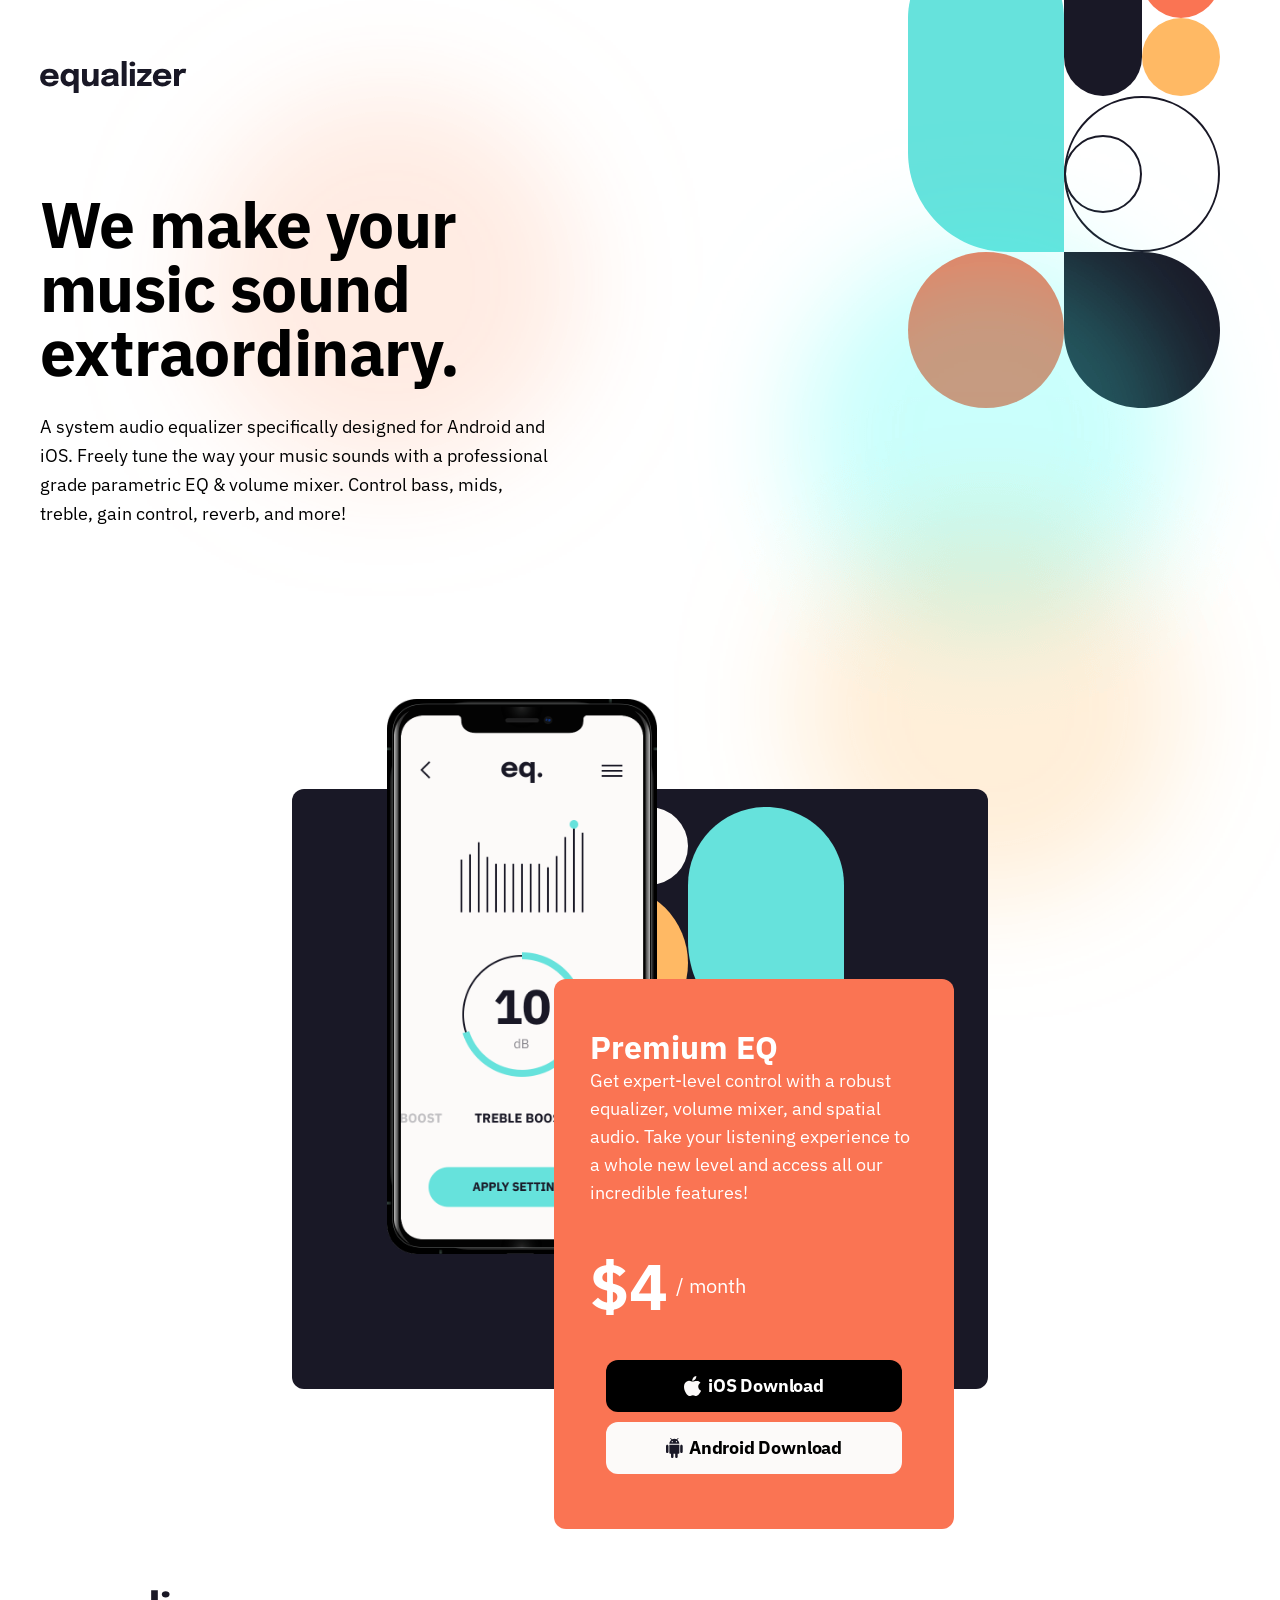
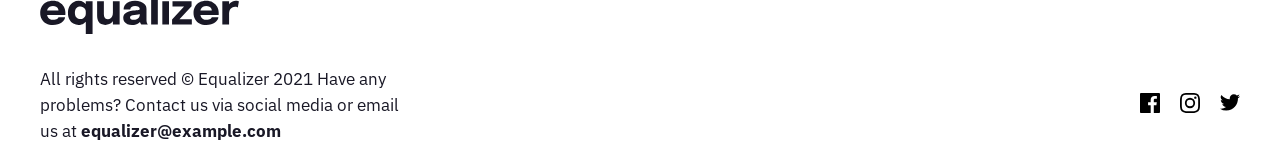
<file: index.html>
<!DOCTYPE html>
<html lang="en">
  <head>
    <meta charset="UTF-8" />
    <meta name="viewport" content="width=device-width, initial-scale=1.0" />
    <link rel="icon" type="image/png" sizes="32x32" href="./assets/favicon-32x32.png" />
    <link rel="preconnect" href="https://fonts.googleapis.com" />
    <link rel="preconnect" href="https://fonts.gstatic.com" crossorigin />
    <link
      href="https://fonts.googleapis.com/css2?family=IBM+Plex+Sans:wght@400;600;700&display=swap"
      rel="stylesheet"
    />
    <link rel="stylesheet" href="style.css" />
    <title>Frontend Mentor | Equalizer landing page</title>
  </head>
  <body>
    <div class="div"></div>
    <header>
      <a href="#" class="header">
        <img src="./assets/logo.svg" alt="logo" class="logo" />
      </a>
    </header>
    <main class="content">
      <section class="hero container">
        <h1 class="hero__section-title">We make your music sound extraordinary.</h1>
        <p class="hero__section-text">
          A system audio equalizer specifically designed for Android and iOS. Freely tune the way
          your music sounds with a professional grade parametric EQ & volume mixer. Control bass,
          mids, treble, gain control, reverb, and more!
        </p>
      </section>

      <section class="features">
        <div class="navy__container">
          <img src="./assets/illustration-app.png" class="illustration" alt="" />
          <div class="orange__container">
            <div class="orange__content">
              <h2 class="features__title">Premium EQ</h2>
              <p class="features__text">
                Get expert-level control with a robust equalizer, volume mixer, and spatial audio.
                Take your listening experience to a whole new level and access all our incredible
                features!
              </p>
              <p class="price">$4 <span>/ month</span></p>
              <div class="buttons">
                <button class="btn ios-btn">
                  <img src="./assets/icon-apple.svg" alt="apple logo" />
                  iOS Download
                </button>
                <button class="btn android-btn">
                  <img src="./assets/icon-android.svg" alt="andoird icon" />
                  Android Download
                </button>
              </div>
            </div>
          </div>
        </div>
      </section>

      <footer class="footer container">
        <img src="./assets/logo.svg" alt="" class="footer__logo" />

        <div class="footer__text-content">
          <p>
            All rights reserved © Equalizer 2021 Have any problems? Contact us via social media or
            email us at
            <span>equalizer@example.com</span>
          </p>
          <ul class="socials">
            <li>
              <svg width="20" height="20" xmlns="http://www.w3.org/2000/svg">
                <path
                  d="M18.896 0H1.104C.494 0 0 .494 0 1.104v17.793C0 19.506.494 20 1.104 20h9.58v-7.745H8.076V9.237h2.606V7.01c0-2.583 1.578-3.99 3.883-3.99 1.104 0 2.052.082 2.329.119v2.7h-1.598c-1.254 0-1.496.597-1.496 1.47v1.928h2.989l-.39 3.018h-2.6V20h5.098c.608 0 1.102-.494 1.102-1.104V1.104C20 .494 19.506 0 18.896 0Z"
                />
              </svg>
            </li>
            <li>
              <svg width="20" height="20" xmlns="http://www.w3.org/2000/svg">
                <path
                  d="M10 1.802c2.67 0 2.987.01 4.042.059 2.71.123 3.975 1.409 4.099 4.099.048 1.054.057 1.37.057 4.04 0 2.672-.01 2.988-.057 4.042-.124 2.687-1.387 3.975-4.1 4.099-1.054.048-1.37.058-4.041.058-2.67 0-2.987-.01-4.04-.058-2.718-.124-3.977-1.416-4.1-4.1-.048-1.054-.058-1.37-.058-4.041 0-2.67.01-2.986.058-4.04.124-2.69 1.387-3.977 4.1-4.1 1.054-.048 1.37-.058 4.04-.058ZM10 0C7.284 0 6.944.012 5.877.06 2.246.227.227 2.242.061 5.877.01 6.944 0 7.284 0 10s.012 3.057.06 4.123c.167 3.632 2.182 5.65 5.817 5.817 1.067.048 1.407.06 4.123.06s3.057-.012 4.123-.06c3.629-.167 5.652-2.182 5.816-5.817.05-1.066.061-1.407.061-4.123s-.012-3.056-.06-4.122C19.777 2.249 17.76.228 14.124.06 13.057.01 12.716 0 10 0Zm0 4.865a5.135 5.135 0 1 0 0 10.27 5.135 5.135 0 0 0 0-10.27Zm0 8.468a3.333 3.333 0 1 1 0-6.666 3.333 3.333 0 0 1 0 6.666Zm5.338-9.87a1.2 1.2 0 1 0 0 2.4 1.2 1.2 0 0 0 0-2.4Z"
                />
              </svg>
            </li>
            <li>
              <svg width="20" height="17" xmlns="http://www.w3.org/2000/svg">
                <path
                  d="M20 2.172a8.192 8.192 0 0 1-2.357.646 4.11 4.11 0 0 0 1.805-2.27 8.22 8.22 0 0 1-2.606.996A4.096 4.096 0 0 0 13.847.248c-2.65 0-4.596 2.472-3.998 5.037A11.648 11.648 0 0 1 1.392 1a4.109 4.109 0 0 0 1.27 5.478 4.086 4.086 0 0 1-1.858-.513c-.045 1.9 1.318 3.679 3.291 4.075a4.113 4.113 0 0 1-1.853.07 4.106 4.106 0 0 0 3.833 2.849A8.25 8.25 0 0 1 0 14.658a11.616 11.616 0 0 0 6.29 1.843c7.618 0 11.923-6.434 11.663-12.205A8.354 8.354 0 0 0 20 2.172Z"
                />
              </svg>
            </li>
          </ul>
        </div>
      </footer>
    </main>
  </body>
</html>
</file>
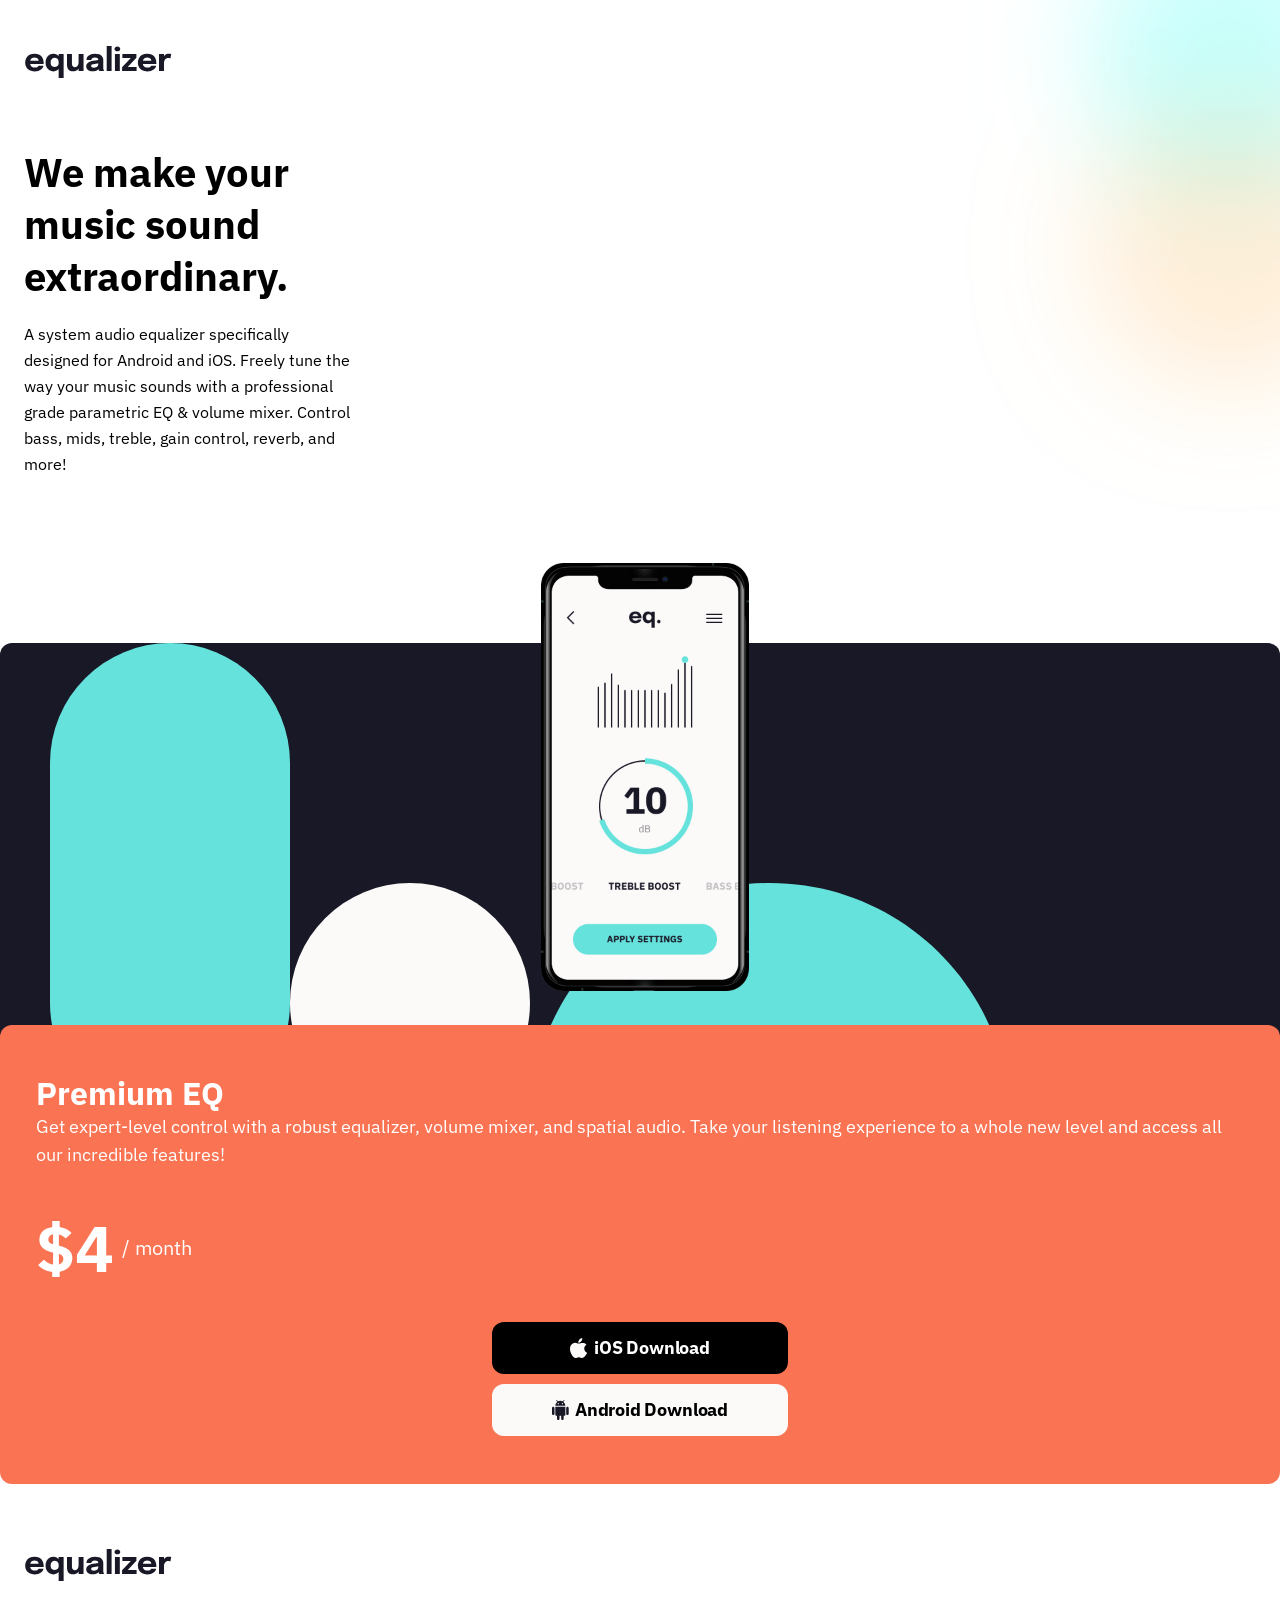
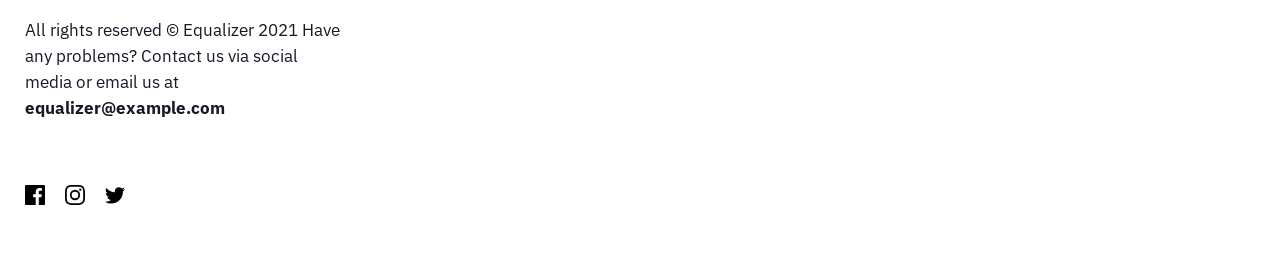
<file: starter-code/index.html>
<!DOCTYPE html>
<html lang="en">
  <head>
    <meta charset="UTF-8" />
    <meta name="viewport" content="width=device-width, initial-scale=1.0" />
    <link rel="icon" type="image/png" sizes="32x32" href="./assets/favicon-32x32.png" />
    <link rel="preconnect" href="https://fonts.googleapis.com" />
    <link rel="preconnect" href="https://fonts.gstatic.com" crossorigin />
    <link
      href="https://fonts.googleapis.com/css2?family=IBM+Plex+Sans:wght@400;600;700&display=swap"
      rel="stylesheet"
    />
    <link rel="stylesheet" href="style.css" />
    <title>Frontend Mentor | Equalizer landing page</title>
  </head>
  <body>
    <header>
      <a href="#" class="header">
        <img src="./assets/logo.svg" alt="logo" class="logo" />
      </a>
    </header>
    <main class="content">
      <section class="hero container">
        <h1 class="hero__section-title">We make your music sound extraordinary.</h1>
        <p class="hero__section-text">
          A system audio equalizer specifically designed for Android and iOS. Freely tune the way
          your music sounds with a professional grade parametric EQ & volume mixer. Control bass,
          mids, treble, gain control, reverb, and more!
        </p>
      </section>

      <section class="features">
        <div class="navy__container">
          <img src="./assets/illustration-app.png" class="illustration" alt="" />
        </div>
        <div class="orange__container">
          <div class="orange__content">
            <h2 class="features__title">Premium EQ</h2>
            <p class="features__text">
              Get expert-level control with a robust equalizer, volume mixer, and spatial audio.
              Take your listening experience to a whole new level and access all our incredible
              features!
            </p>
            <p class="price">$4 <span>/ month</span></p>
            <div class="buttons">
              <button class="btn ios-btn">
                <img src="./assets/icon-apple.svg" alt="apple logo" />
                iOS Download
              </button>
              <button class="btn android-btn">
                <img src="./assets/icon-android.svg" alt="andoird icon" />
                Android Download
              </button>
            </div>
          </div>
        </div>
      </section>

      <footer class="footer container">
        <img src="./assets/logo.svg" alt="" class="footer__logo" />

        <p>
          All rights reserved © Equalizer 2021 Have any problems? Contact us via social media or
          email us at
          <span>equalizer@example.com</span>
        </p>
        <div class="socials">
          <ul class="socials">
            <li>
              <svg width="20" height="20" xmlns="http://www.w3.org/2000/svg">
                <path
                  d="M18.896 0H1.104C.494 0 0 .494 0 1.104v17.793C0 19.506.494 20 1.104 20h9.58v-7.745H8.076V9.237h2.606V7.01c0-2.583 1.578-3.99 3.883-3.99 1.104 0 2.052.082 2.329.119v2.7h-1.598c-1.254 0-1.496.597-1.496 1.47v1.928h2.989l-.39 3.018h-2.6V20h5.098c.608 0 1.102-.494 1.102-1.104V1.104C20 .494 19.506 0 18.896 0Z"
                />
              </svg>
            </li>
            <li>
              <svg width="20" height="20" xmlns="http://www.w3.org/2000/svg">
                <path
                  d="M10 1.802c2.67 0 2.987.01 4.042.059 2.71.123 3.975 1.409 4.099 4.099.048 1.054.057 1.37.057 4.04 0 2.672-.01 2.988-.057 4.042-.124 2.687-1.387 3.975-4.1 4.099-1.054.048-1.37.058-4.041.058-2.67 0-2.987-.01-4.04-.058-2.718-.124-3.977-1.416-4.1-4.1-.048-1.054-.058-1.37-.058-4.041 0-2.67.01-2.986.058-4.04.124-2.69 1.387-3.977 4.1-4.1 1.054-.048 1.37-.058 4.04-.058ZM10 0C7.284 0 6.944.012 5.877.06 2.246.227.227 2.242.061 5.877.01 6.944 0 7.284 0 10s.012 3.057.06 4.123c.167 3.632 2.182 5.65 5.817 5.817 1.067.048 1.407.06 4.123.06s3.057-.012 4.123-.06c3.629-.167 5.652-2.182 5.816-5.817.05-1.066.061-1.407.061-4.123s-.012-3.056-.06-4.122C19.777 2.249 17.76.228 14.124.06 13.057.01 12.716 0 10 0Zm0 4.865a5.135 5.135 0 1 0 0 10.27 5.135 5.135 0 0 0 0-10.27Zm0 8.468a3.333 3.333 0 1 1 0-6.666 3.333 3.333 0 0 1 0 6.666Zm5.338-9.87a1.2 1.2 0 1 0 0 2.4 1.2 1.2 0 0 0 0-2.4Z"
                />
              </svg>
            </li>
            <li>
              <svg width="20" height="17" xmlns="http://www.w3.org/2000/svg">
                <path
                  d="M20 2.172a8.192 8.192 0 0 1-2.357.646 4.11 4.11 0 0 0 1.805-2.27 8.22 8.22 0 0 1-2.606.996A4.096 4.096 0 0 0 13.847.248c-2.65 0-4.596 2.472-3.998 5.037A11.648 11.648 0 0 1 1.392 1a4.109 4.109 0 0 0 1.27 5.478 4.086 4.086 0 0 1-1.858-.513c-.045 1.9 1.318 3.679 3.291 4.075a4.113 4.113 0 0 1-1.853.07 4.106 4.106 0 0 0 3.833 2.849A8.25 8.25 0 0 1 0 14.658a11.616 11.616 0 0 0 6.29 1.843c7.618 0 11.923-6.434 11.663-12.205A8.354 8.354 0 0 0 20 2.172Z"
                />
              </svg>
            </li>
          </ul>
        </div>
      </footer>
    </main>
  </body>
</html>
</file>
<file: style.css>
*,
*::before,
*::after {
  margin: 0;
  padding: 0;
  box-sizing: border-box;
  font-family: "IBM Plex Sans", sans-serif;
}

a {
  text-decoration: none;
  color: inherit;
}

.container {
  margin: 0 24px;
  max-width: 1200px;
}

ul {
  list-style: none;
}
/* Content style */
body {
  background-image: url("./assets/bg-main-mobile.png");
  background-position: top -240px right -240px;
  background-repeat: no-repeat;
}

header {
  margin-top: 45px;
  margin-left: 25px;
}

.hero {
  margin-top: 64px;
  max-width: 327px;
}

.hero__section-title {
  font-size: 40px;
}

.hero__section-text {
  margin-top: 20px;
  line-height: 162.5%;
}

.img-container {
  max-width: 330px;
}

/* Features section */

.features {
  margin-top: 166px;
  text-align: center;
}

.navy__container {
  background-color: #191826;
  border-radius: 12px;
  background-image: url("./assets/bg-pattern-2.svg");
  background-position: 50px top;
  background-size: 280px;
  background-repeat: no-repeat;
  position: relative;
  width: 100%;
  height: 600px;
}

.illustration {
  width: 208px;
  position: absolute;
  top: -100px;
  transform: translateX(-50%);
  left: 50%;
}

.orange__container {
  background-color: #fa7453;
  margin-top: -50px;
  border-radius: 12px;
  position: absolute;
  bottom: -320px;
}

.orange__content {
  padding: 48px 36px;
  display: flex;
  flex-direction: column;
  text-align: start;
  color: #fff;
}

.features__title {
  font-size: 32px;
  line-height: 40px;
}

.features__text {
  font-size: 18px;
  line-height: 28px;
  margin-bottom: 36px;
}

.buttons {
  display: flex;
  flex-direction: column;
  align-items: center;
  gap: 10px;
}

.btn {
  padding: 10px 30px;
  max-width: 296px;
  width: 100%;
  outline: none;
  border: none;
  cursor: pointer;
}

.ios-btn,
.android-btn {
  display: flex;
  justify-content: center;
  align-items: center;
  gap: 6px;
  font-weight: 700;
  font-size: 18px;
  line-height: 32px;
  letter-spacing: -0.18px;
  border-radius: 12px;
}

.ios-btn:hover {
  background-color: #66e2dc;
}

.android-btn:hover {
  background-color: #ffb964;
}
.price {
  font-size: 65px;
  font-weight: 700;
  display: flex;
  align-items: center;
  gap: 8px;
  margin-bottom: 32px;
}

.price span {
  font-size: 20px;
  font-weight: 400;
}

.ios-btn {
  background-color: black;
  color: white;
}

.android-btn {
  background-color: #fcfaf9;
}

/* Footer */
.footer {
  margin-top: 390px;
}
.footer__logo {
  margin-bottom: 32px;
}

footer p {
  max-width: 315px;
  display: flex;
  align-items: start;
  flex-direction: column;
  color: #191826;
  font-size: 17px;
  line-height: 26px;
  margin-bottom: 64px;
}

footer p span {
  font-weight: 700;
}

.socials {
  display: flex;
  gap: 20px;
  align-items: center;
}

.socials li {
  cursor: pointer;
}

svg:hover,
li:target {
  fill: #fa7453;
}

@media (min-width: 768px) {
  body {
    background-image: url("./assets/bg-main-tablet.png"), url("./assets/bg-pattern-1.svg");
    background-position: top -60px right -50px, top -60px right 60px;
  }

  header {
    margin-left: 40px;
    margin-top: 60px;
  }

  .container {
    margin: 0 40px;
  }

  .hero {
    margin-top: 90px;
    max-width: 520px;
  }

  .hero__section-title {
    width: 100%;
    line-height: 100%;
    font-size: 64px;
    letter-spacing: -0.527px;
    margin-bottom: 28px;
    margin-top: 95px;
  }

  .hero__section-text {
    font-size: 18px;
    width: 99%;
    margin-bottom: 160px;
  }

  .navy__container {
    margin: 0 33px;
    height: 600px;
    width: 696px;
    background-size: auto;
    background-position: 240px -60px;
    margin: 0 auto;
  }
  .illustration {
    min-width: 270px;
    left: 230px;
    top: -90px;
  }
  .features {
    margin-top: 260px;
  }

  .orange__container {
    position: absolute;
    max-width: 400px;
    height: 550px;
    top: 240px;
    left: 262px;
  }

  .footer {
    margin-top: 200px;
    display: flex;
    flex-direction: column;
    align-items: space-between;
    /* display: none; */
  }
  .footer__logo {
    width: 200px;
  }

  .footer__text-content {
    display: flex;
    align-items: center;
    justify-content: space-between;
  }

  footer p {
    display: inline;
    max-width: 366px;
    margin-bottom: 0;
  }
}

@media only screen and (min-width: 1440px) {
  body {
    background-image: url("./assets/bg-main-desktop.png"), url("/assets/bg-pattern-1.svg");
  }

  .header {
    margin: 62px 160px;
  }

  .container {
    margin: 0 160px;
  }

  .navy__container {
    margin: 0 160px;
    background-position: center top 0;
    width: 1120px;
  }

  .illustration {
    top: -80px;
    left: 180px;
  }
  .hero {
    max-width: 1020px;
  }

  .hero h1 {
    font-size: 88px;
  }

  .hero__section-text {
    max-width: 825px;
    font-size: 20px;
    margin-top: 40px;
  }

  .orange__container {
    top: 140px;
    left: 570px;
  }
  .features__title {
    margin-bottom: 22px;
  }

  footer.footer {
    margin: 100px 160px;
  }
}
</file>
<file: starter-code/style.css>
*,
*::before,
*::after {
  margin: 0;
  padding: 0;
  box-sizing: border-box;
  font-family: "IBM Plex Sans", sans-serif;
}

a {
  text-decoration: none;
  color: inherit;
}

.container {
  margin: 0 24px;
  max-width: 1200px;
}

ul {
  list-style: none;
}
/* Content style */
body {
  background-image: url("./assets/bg-main-mobile.png");
  background-position: top -240px right -240px;
  background-repeat: no-repeat;
  width: 100vw;
}

header {
  margin-top: 45px;
  margin-left: 25px;
}

.hero {
  margin-top: 64px;
  max-width: 327px;
}

.hero__section-title {
  font-size: 40px;
}

.hero__section-text {
  margin-top: 20px;
  line-height: 162.5%;
}

.img-container {
  max-width: 330px;
}

/* Features section */

.features {
  margin-top: 166px;
  text-align: center;
}

.navy__container {
  background-color: #191826;
  border-radius: 12px;
  background-image: url("./assets/bg-pattern-2.svg");
  background-position: 50px top;
  background-size: 75%;
  background-repeat: no-repeat;
}

.illustration {
  max-width: 208px;
  width: 100%;
  transform: translate(5px, -80px);
}

.orange__container {
  background-color: #fa7453;
  margin-top: -50px;
  border-radius: 12px;
}

.orange__content {
  padding: 48px 36px;
  display: flex;
  flex-direction: column;
  text-align: start;
  color: #fff;
}

.features__title {
  font-size: 32px;
  line-height: 40px;
}

.features__text {
  font-size: 18px;
  line-height: 28px;
  margin-bottom: 36px;
}

.buttons {
  display: flex;
  flex-direction: column;
  align-items: center;
  gap: 10px;
}

.btn {
  padding: 10px 30px;
  max-width: 296px;
  width: 100%;
  outline: none;
  border: none;
  cursor: pointer;
}

.ios-btn,
.android-btn {
  display: flex;
  justify-content: center;
  align-items: center;
  gap: 6px;
  font-weight: 700;
  font-size: 18px;
  line-height: 32px;
  letter-spacing: -0.18px;
  border-radius: 12px;
}

.price {
  font-size: 65px;
  font-weight: 700;
  display: flex;
  align-items: center;
  gap: 8px;
  margin-bottom: 32px;
}

.price span {
  font-size: 20px;
  font-weight: 400;
}

.ios-btn {
  background-color: black;
  color: white;
}

.android-btn {
  background-color: #fcfaf9;
}

/* Footer */
.footer {
  margin: 64px 25px;
}
.footer__logo {
  margin-bottom: 32px;
}

footer p {
  max-width: 315px;
  display: flex;
  align-items: start;
  flex-direction: column;
  color: #191826;
  font-size: 17px;
  line-height: 26px;
  margin-bottom: 64px;
}

footer p span {
  font-weight: 700;
}

.socials {
  display: flex;
  gap: 20px;
  align-items: center;
}

.socials li {
  cursor: pointer;
}

svg:hover,
li:target {
  fill: #fa7453;
}
</file>
